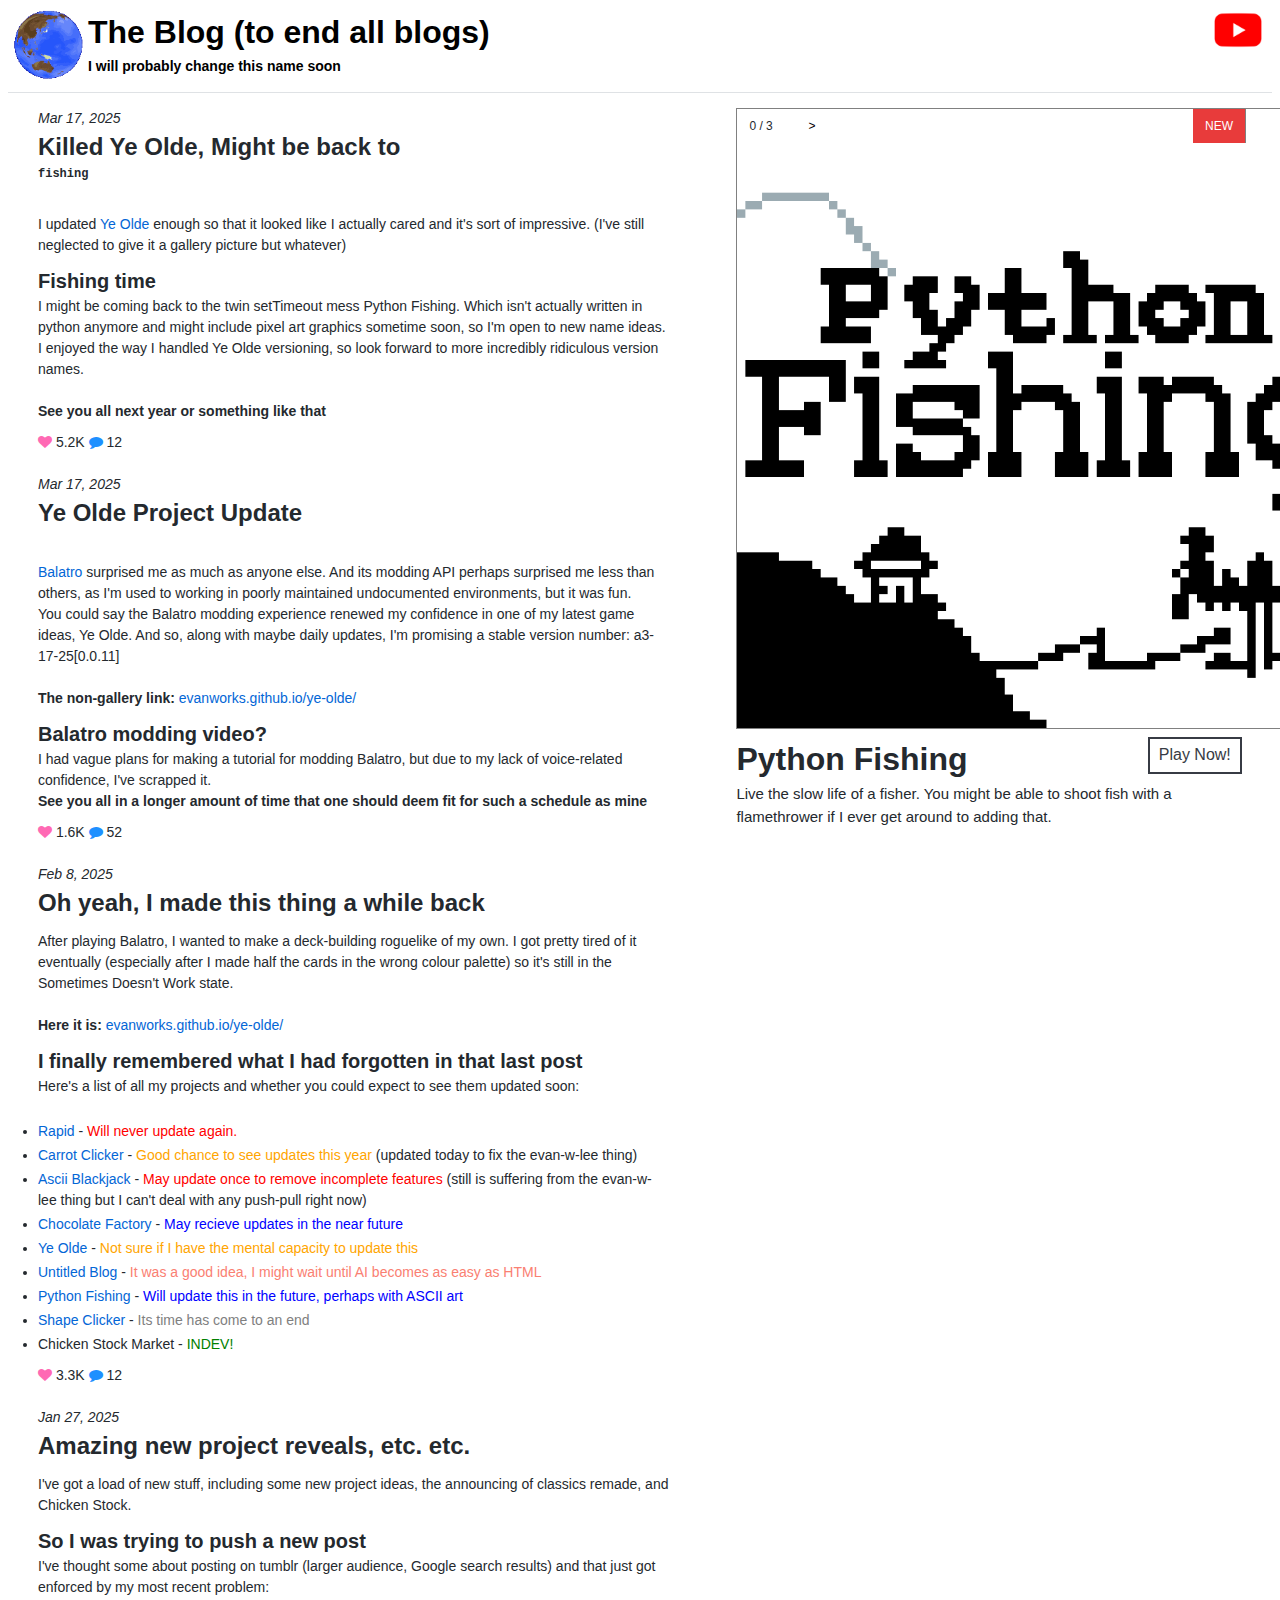
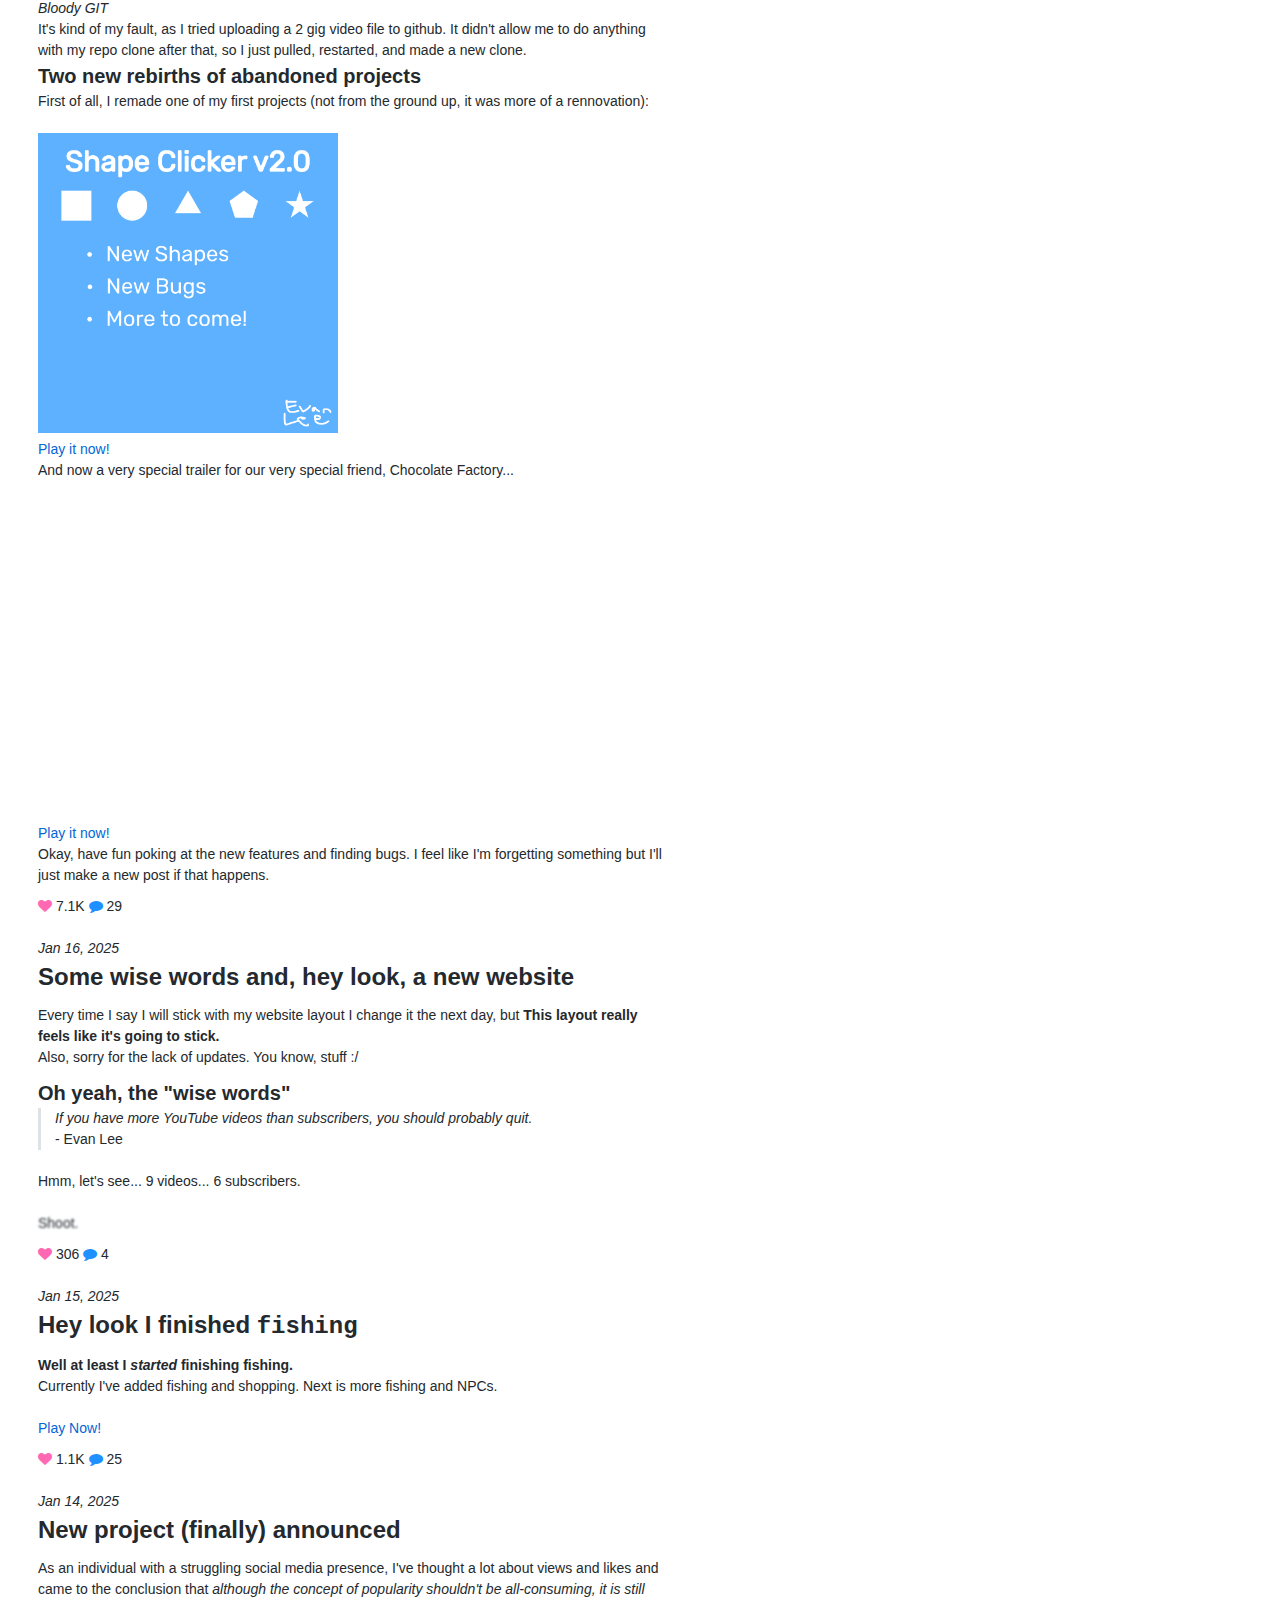
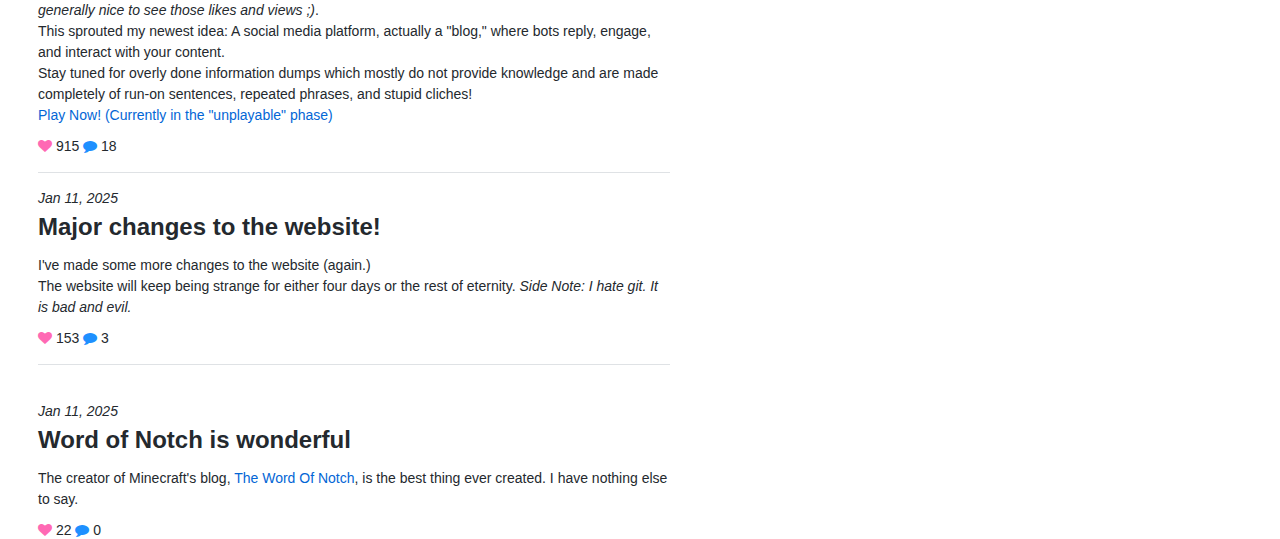
<file: index.html>
<!DOCTYPE html>
<html>
  <head>
    <title>evanworks's's blog</title>
    <link rel="icon" href="img/28.gif">
    <link rel="stylesheet" href="res/normalize.css">
    <link rel="stylesheet" href="https://cdnjs.cloudflare.com/ajax/libs/font-awesome/4.7.0/css/font-awesome.min.css">
    <style>
/* Caption text */
.text {
  font-size: 15px;
}

/* Number text (1/3 etc) */
.numbertext {
  position: fixed;
  font-size: 12px;
  padding: 8px 12px;
  top: 108px;
  background: white;
  border-top: 1px solid grey;
  border-left: 1px solid grey;
}

/* Fading animation */
.fade {
  animation-name: fade;
  animation-duration: 1s;
}
@keyframes fade {
  from {opacity: .0} 
  to {opacity: 1}
}

.galleryimg {
  border: 1px solid grey;
  height: 69vh;
}
.gallerybtn {
  position: fixed;
  font-size: 12px;
  padding: 8px 12px;
  top: 108px;
  margin-left: 60px;
  background: white;
  border: none;
  border-top: 1px solid grey;
}
.gallerybtn:hover {
  background: rgb(246, 246, 246);
}
.gallerybtn:active {
  background: lightgrey;
}
.playnowbtn {
  border: 1px solid black;
  margin-top: 6px;
  float: right;
}
.playnowbtn:hover {
  /*background: linear-gradient(
    45deg,
    #ff0000,
    #ff7300,
    #fffb00,
    #48ff00,
    #00ffd5,
    #002bff,
    #7a00ff,
    #ff00c8,
    #ff0000
  );
  background-size: 400%;
  animation: glowing-button-85 40s linear infinite;*/
}
@keyframes glowing-button-85 {
  0% {
    background-position: 0 0;
  }
  50% {
    background-position: 400% 0;
  }
  100% {
    background-position: 0 0;
  }
}

/* CSS */
.button-85 {
  padding: 0.6em 2em;
  border: none;
  outline: none;
  color: rgb(255, 255, 255);
  background: #111;
  cursor: pointer;
  position: relative;
  z-index: 0;
  border-radius: 10px;
  user-select: none;
  -webkit-user-select: none;
  touch-action: manipulation;
}

.button-85:before {
  content: "";
  background: linear-gradient(
    45deg,
    #ff0000,
    #ff7300,
    #fffb00,
    #48ff00,
    #00ffd5,
    #002bff,
    #7a00ff,
    #ff00c8,
    #ff0000
  );
  position: absolute;
  top: -2px;
  left: -2px;
  background-size: 400%;
  z-index: -1;
  filter: blur(5px);
  -webkit-filter: blur(5px);
  width: calc(100% + 4px);
  height: calc(100% + 4px);
  animation: glowing-button-85 20s linear infinite;
  transition: opacity 0.3s ease-in-out;
  border-radius: 10px;
}

@keyframes glowing-button-85 {
  0% {
    background-position: 0 0;
  }
  50% {
    background-position: 400% 0;
  }
  100% {
    background-position: 0 0;
  }
}

/* CSS */
.button-89 {
  --b: 2px;   /* border thickness */
  --s: .0em; /* size of the corner */
  --color: #373B44;
  
  padding: calc(.4em + var(--s)) calc(.7em + var(--s));
  color: var(--color);
  --_p: var(--s);
  background:
    conic-gradient(from 90deg at var(--b) var(--b),#0000 90deg,var(--color) 0)
    var(--_p) var(--_p)/calc(100% - var(--b) - 2*var(--_p)) calc(100% - var(--b) - 2*var(--_p));
  transition: .3s linear, color 0s, background-color 0s;
  outline: var(--b) solid #0000;
  outline-offset: .6em;
  font-size: 16px;

  border: 0;

  user-select: none;
  -webkit-user-select: none;
  touch-action: manipulation;
  margin-top: 2px;
}

.button-89:hover,
.button-89:focus-visible{
  --_p: 0px;
  outline-color: var(--color);
  outline-offset: .05em;
}

.button-89:active {
  background: var(--color);
  color: #fff;
}
blockquote {
  padding: 0 1em;
  border-left: 0.25em solid #dfe2e5;
}
    </style>
  </head>
  <body>
    <div style="color: black;">
      <a href="https://evanworks.github.io"><img src="img/28.gif" style="float: left; width: 80px;"></a>
    <h1>The Blog (to end all blogs)</h1>
    <b>I will probably change this name soon</b>
    <a href="https://youtube.com/@evan-works"><img src="img/yt_logo_rgb_light.webp" style="float: right; width: 48px; margin-top: -50px; margin-right: 10px;"></a>
    </div>
    <hr/>
    <div style="margin-left: 30px; width: 50%; float: left;">
      <div id="ye-olde-progress-update">
        <i>Mar 17, 2025</i>
        <h2>Killed Ye Olde, Might be back to <pre>fishing</pre></h2><div style="height: 10px;"></div>
        <p>
          <br/>
          I updated <a href="https://evanworks.github.io/ye-olde/">Ye Olde</a> enough so that it looked like I actually cared and it's sort of impressive. (I've still neglected to give it a gallery picture but whatever) 
          <h3>Fishing time</h3>
          I might be coming back to the twin setTimeout mess Python Fishing. Which isn't actually written in python anymore and might include pixel art graphics sometime soon, so I'm open to new name ideas.
          <br/>I enjoyed the way I handled Ye Olde versioning, so look forward to more incredibly ridiculous version names.
          <br><br/><b>See you all next year or something like that</b>
        </p>
        <div><i class="fa fa-heart" style="color:hotpink"></i> <span id="like-count">5.2K</span> <span> </span> <i class="fa fa-comment" style="color:dodgerblue"></i> <span id="like-count">12</span></div>
      </div>
      <br/>
      <div id="ye-olde-progress-update">
        <i>Mar 17, 2025</i>
        <h2>Ye Olde Project Update</h2><div style="height: 10px;"></div>
        <p>
          <br/>
          <a href="https://balatrogame.com">Balatro</a> surprised me as much as anyone else. And its modding API perhaps surprised me less than others, as I'm used to working in poorly maintained undocumented environments, but it was fun.
          <br/>
          You could say the Balatro modding experience renewed my confidence in one of my latest game ideas, Ye Olde. And so, along with maybe daily updates, I'm promising a stable version number: a3-17-25[0.0.11]
          <br/><br/><b>The non-gallery link:</b> <a href="https://evanworks.github.io/ye-olde/">evanworks.github.io/ye-olde/</a>
          <h3>Balatro modding video?</h3>
          I had vague plans for making a tutorial for modding Balatro, but due to my lack of voice-related confidence, I've scrapped it.
          <br/><b>See you all in a longer amount of time that one should deem fit for such a schedule as mine</b>
        </p>
        <div><i class="fa fa-heart" style="color:hotpink"></i> <span id="like-count">1.6K</span> <span> </span> <i class="fa fa-comment" style="color:dodgerblue"></i> <span id="like-count">52</span></div>
      </div>
      <br/>
      <div id="oh-yeah-i-made-this-thing-a-while-back">
        <i>Feb 8, 2025</i>
        <h2>Oh yeah, I made this thing a while back</h2><div style="height: 10px;"></div>
        <p>
          After playing Balatro, I wanted to make a deck-building roguelike of my own. I got pretty tired of it eventually (especially after I made half the cards in the wrong colour palette) so it's still in the Sometimes Doesn't Work state.
          <br/><br/><b>Here it is:</b> <a href="https://evanworks.github.io/ye-olde/">evanworks.github.io/ye-olde/</a>
          <h3>I finally remembered what I had forgotten in that last post</h3>
          Here's a list of all my projects and whether you could expect to see them updated soon:<br/>
          <br/>
          <ul>
            <li style="margin-top: 3px;"><a href="https://github.com/evanworks/rapid">Rapid</a> - <span style="color: red;">Will never update again.</span></li>
            <li style="margin-top: 3px;"><a href="https://evanworks.github.io/carrot-clicker/">Carrot Clicker</a> - <span style="color: orange;">Good chance to see updates this year</span> (updated today to fix the evan-w-lee thing)</li>
            <li style="margin-top: 3px;"><a href="https://evanworks.github.io/ascii-blackjack/">Ascii Blackjack</a> - <span style="color: red;">May update once to remove incomplete features</span> (still is suffering from the evan-w-lee thing but I can't deal with any push-pull right now)</li>
            <li style="margin-top: 3px;"><a href="https://evanworks.github.io/chocolate-factory/">Chocolate Factory</a> - <span style="color: blue;">May recieve updates in the near future</span></li>
            <li style="margin-top: 3px;"><a href="https://evanworks.github.io/ye-olde/">Ye Olde</a> - <span style="color: orange;">Not sure if I have the mental capacity to update this</span></li>
            <li style="margin-top: 3px;"><a href="https://evanworks.github.io/untitled-blog/">Untitled Blog</a> - <span style="color: salmon;">It was a good idea, I might wait until AI becomes as easy as HTML</span></li>
            <li style="margin-top: 3px;"><a href="https://evanworks.github.io/fishing/">Python Fishing</a> - <span style="color: blue;">Will update this in the future, perhaps with ASCII art</span></li>
            <li style="margin-top: 3px;"><a href="https://evanworks.github.io/shape-clicker/">Shape Clicker</a> - <span style="color: grey;">Its time has come to an end</span></li>
            <li style="margin-top: 3px;"><span>Chicken Stock Market</span> - <span style="color: green;">INDEV!</span></li>
          </ul>
        </p>
        <div><i class="fa fa-heart" style="color:hotpink"></i> <span id="like-count">3.3K</span> <span> </span> <i class="fa fa-comment" style="color:dodgerblue"></i> <span id="like-count">12</span></div>
      </div>
      <br/>
      <div id="amazing-new-project-reveals-etc-etc">
        <i>Jan 27, 2025</i>
        <h2>Amazing new project reveals, etc. etc.</h2><div style="height: 10px;"></div>
        <p>
          I've got a load of new stuff, including some new project ideas, the announcing of classics remade, and Chicken Stock.
          <h3>So I was trying to push a new post</h3>
          I've thought some about posting on tumblr (larger audience, Google search results) and that just got enforced by my most recent problem:
          <br/>
          <i>Bloody GIT</i>
          <br/>
          It's kind of my fault, as I tried uploading a 2 gig video file to github. It didn't allow me to do anything with my repo clone after that, so I just pulled, restarted, and made a new clone.
          <br/>
          <h3>Two new rebirths of abandoned projects</h3>
          First of all, I remade one of my first projects (not from the ground up, it was more of a rennovation):<br/><br/>
          <img src="img/shape-clicker-v20.png" style="width: 300px;">
          <br/>
          <a href="https://evanworks.github.io/shape-clicker">Play it now!</a><br/>
          And now a very special trailer for our very special friend, Chocolate Factory...<br/><br/>
          <iframe width="560" height="315" src="https://www.youtube.com/embed/4AHWdPTB31s?si=c5ebVyC52wLeW10k" title="YouTube video player" frameborder="0" allow="accelerometer; autoplay; clipboard-write; encrypted-media; gyroscope; picture-in-picture; web-share" referrerpolicy="strict-origin-when-cross-origin" allowfullscreen></iframe>
          <br/>
          <a href="https://evanworks.github.io/chocolate-factory">Play it now!</a><br/>
          Okay, have fun poking at the new features and finding bugs. I feel like I'm forgetting something but I'll just make a new post if that happens.
        </p>
        <div><i class="fa fa-heart" style="color:hotpink"></i> <span id="like-count">7.1K</span> <span> </span> <i class="fa fa-comment" style="color:dodgerblue"></i> <span id="like-count">29</span></div>
      </div>
      <br/>
      <div id="hey-look-i-finished-fishing">
        <i>Jan 16, 2025</i>
        <h2>Some wise words and, hey look, a new website</h2><div style="height: 10px;"></div>
        <p>
          Every time I say I will stick with my website layout I change it the next day, but <b>This layout really feels like it's going to stick.</b><br/>
          Also, sorry for the lack of updates. You know, stuff :/
          <br/>
          <h3>Oh yeah, the "wise words"</h3>
          <blockquote><i>If you have more YouTube videos than subscribers, you should probably quit.</i><br/>- Evan Lee</blockquote>
          <br/>
          Hmm, let's see... 9 videos... 6 subscribers.
          <br/>
          <br/>
          <span style="filter: blur(1px);">Shoot.</span>
        </p>
        <div><i class="fa fa-heart" style="color:hotpink"></i> <span id="like-count">306</span> <span> </span> <i class="fa fa-comment" style="color:dodgerblue"></i> <span id="like-count">4</span></div>
      </div>
      <br/>
      <div id="hey-look-i-finished-fishing">
        <i>Jan 15, 2025</i>
        <h2>Hey look I finished <span style="font-family: monospace">fishing</span></h2><div style="height: 10px;"></div>
        <p>
          <b>Well at least I <i>started</i> finishing fishing.</b>
          <br/>Currently I've added fishing and shopping. Next is more fishing and NPCs.
          <br/>
          <br/><a href="https://evanworks.github.io/fishing">Play Now!</a>
        </p>
        <div><i class="fa fa-heart" style="color:hotpink"></i> <span id="like-count">1.1K</span> <span> </span> <i class="fa fa-comment" style="color:dodgerblue"></i> <span id="like-count">25</span></div>
      </div>
      <br/>
      <div id="new-project-finally-announced">
        <i>Jan 14, 2025</i>
        <h2>New project (finally) announced</h2><div style="height: 10px;"></div>
        <p>
          As an individual with a struggling social media presence, I've thought a lot about views and likes and came to the conclusion that <i>although the concept of popularity shouldn't be all-consuming, it is still generally nice to see those likes and views ;)</i>.
          <br/>This sprouted my newest idea: A social media platform, actually a "blog," where bots reply, engage, and interact with your content.
          <br/>Stay tuned for overly done information dumps which mostly do not provide knowledge and are made completely of run-on sentences, repeated phrases, and stupid cliches!
          <br/><a href="https://evanworks.github.io/untitled-blog">Play Now! (Currently in the "unplayable" phase)</a>
        </p>
        <div><i class="fa fa-heart" style="color:hotpink"></i> <span id="like-count">915</span> <span> </span> <i class="fa fa-comment" style="color:dodgerblue"></i> <span id="like-count">18</span></div>
      </div>
      <hr/>
      <div id="major-changes-to-the-website">
        <i>Jan 11, 2025</i>
        <h2>Major changes to the website!</h2><div style="height: 10px;"></div>
        <p>
          I've made some more changes to the website (again.)<br/>The website will keep being strange for either four days or the rest of eternity. <i>Side Note: I hate git. It is bad and evil.</i>
        </p>
        <div><i class="fa fa-heart" style="color:hotpink"></i> <span id="like-count">153</span> <span> </span> <i class="fa fa-comment" style="color:dodgerblue"></i> <span id="like-count">3</span></div>
      </div>
      <hr/>
      <div id="word-of-notch-is-wonderful">
        <br/>
        <i>Jan 11, 2025</i>
        <h2>Word of Notch is wonderful</h2><div style="height: 10px;"></div>
        <p>
          The creator of Minecraft's blog, <a href="https://blog.omniarchive.uk">The Word Of Notch</a>, is the best thing ever created. I have nothing else to say.
        </p>
        <div><i class="fa fa-heart" style="color:hotpink"></i> <span id="like-count">22</span> <span> </span> <i class="fa fa-comment" style="color:dodgerblue"></i> <span id="like-count">0</span></div>
      </div>
      </div>





      <div class="slideshow-container" style="width: 40%; float: right; margin-right: 30px;">
        
        <div class="mySlides fade">
          <div class="numbertext">0 / 3</div>
          <div class="numbertext" style="right: 34px; border-right: 1px solid grey; border-left: none; background: #e83b3b; color: white;">NEW</div>
          <button onclick="nextSlide()" class="gallerybtn">></button>
          <img src="img/python-fishing-logo-square-export.png" class="galleryimg">
          <div class="text">
            <h1 style="display: inline-block;">Python Fishing</h1>
            <button class="playnowbtn button-89" style="display: inline-block" onclick="location.href = `https://evanworks.github.io/fishing`">Play Now!</button>
            <p>Live the slow life of a fisher. You might be able to shoot fish with a flamethrower if I ever get around to adding that.</p>
          </div>
        </div>
      
        <div class="mySlides fade">
          <div class="numbertext">1 / 3</div>
          <button onclick="nextSlide()" class="gallerybtn">></button>
          <img src="img/3.png" class="galleryimg">
          

          <div class="text">
            <h1>Shape Clicker</h1>
            <button class="playnowbtn button-89" style="display: inline-block" onclick="location.href = `https://evanworks.github.io/shape-clicker`">Play Now!</button>
            <p>Click various shapes endlessly. There once was a debate on whether it should be called <i>Shapes Clicker</i> or <i>Shape Clicker</i></p>
          </div>
        </div>

        <div class="mySlides fade">
          <div class="numbertext">2 / 3</div>
          <button onclick="nextSlide()" class="gallerybtn">></button>
          <img src="img/c.png" class="galleryimg">
          
          <div class="text">
            <h1>Chocolate Factory</h1>
            <button class="playnowbtn button-89" style="display: inline-block" onclick="location.href = `https://evanworks.github.io/chocolate-factory/`">Play Now!</button>
            <p>Run a surprisingly profitable chocolate business. Have fun making tons of money.</p>
          </div>
        </div>
        
        <div class="mySlides fade">
          <div class="numbertext">3 / 3</div>
          <button onclick="nextSlide()" class="gallerybtn">></button>
          <img src="img/4.png" class="galleryimg">
          
          <div class="text">
            <h1>ASCII Blackjack</h1>
            <button class="playnowbtn button-89" style="display: inline-block" onclick="location.href = `https://evanworks.github.io/ascii-blackjack`">Play Now!</button>
            <p>Gamble tens of thousands of dollars on pure luck. Listen to stupid sound effects.</p>
          </div>
        </div>
        
        </div>
        <br>
        
        <div style="text-align:center">
          <span class="dot"></span> 
          <span class="dot"></span> 
          <span class="dot"></span> 
        </div>
  </body>
  <script>
    let showSlidesTimeout;
    let slideIndex = 0;
    showSlides();
    function showSlides() {
      let i;
      let slides = document.getElementsByClassName("mySlides");
      let dots = document.getElementsByClassName("dot");
      for (i = 0; i < slides.length; i++) {
        slides[i].style.display = "none";  
      }
      slideIndex++;
      if (slideIndex > slides.length) {slideIndex = 1}    
      for (i = 0; i < dots.length; i++) {
        dots[i].className = dots[i].className.replace(" active", "");
      }
      slides[slideIndex-1].style.display = "block";  
      showSlidesTimeout = setTimeout(showSlides, 5000);
    }

    function nextSlide() {
      let i;
      let slides = document.getElementsByClassName("mySlides");
      let dots = document.getElementsByClassName("dot");
      for (i = 0; i < slides.length; i++) {
        slides[i].style.display = "none";  
      }
      slideIndex++;
      if (slideIndex > slides.length) {slideIndex = 1}    
      for (i = 0; i < dots.length; i++) {
        dots[i].className = dots[i].className.replace(" active", "");
      }

      slides[slideIndex-1].style.display = "block";
    }
  </script>
</html>
</file>
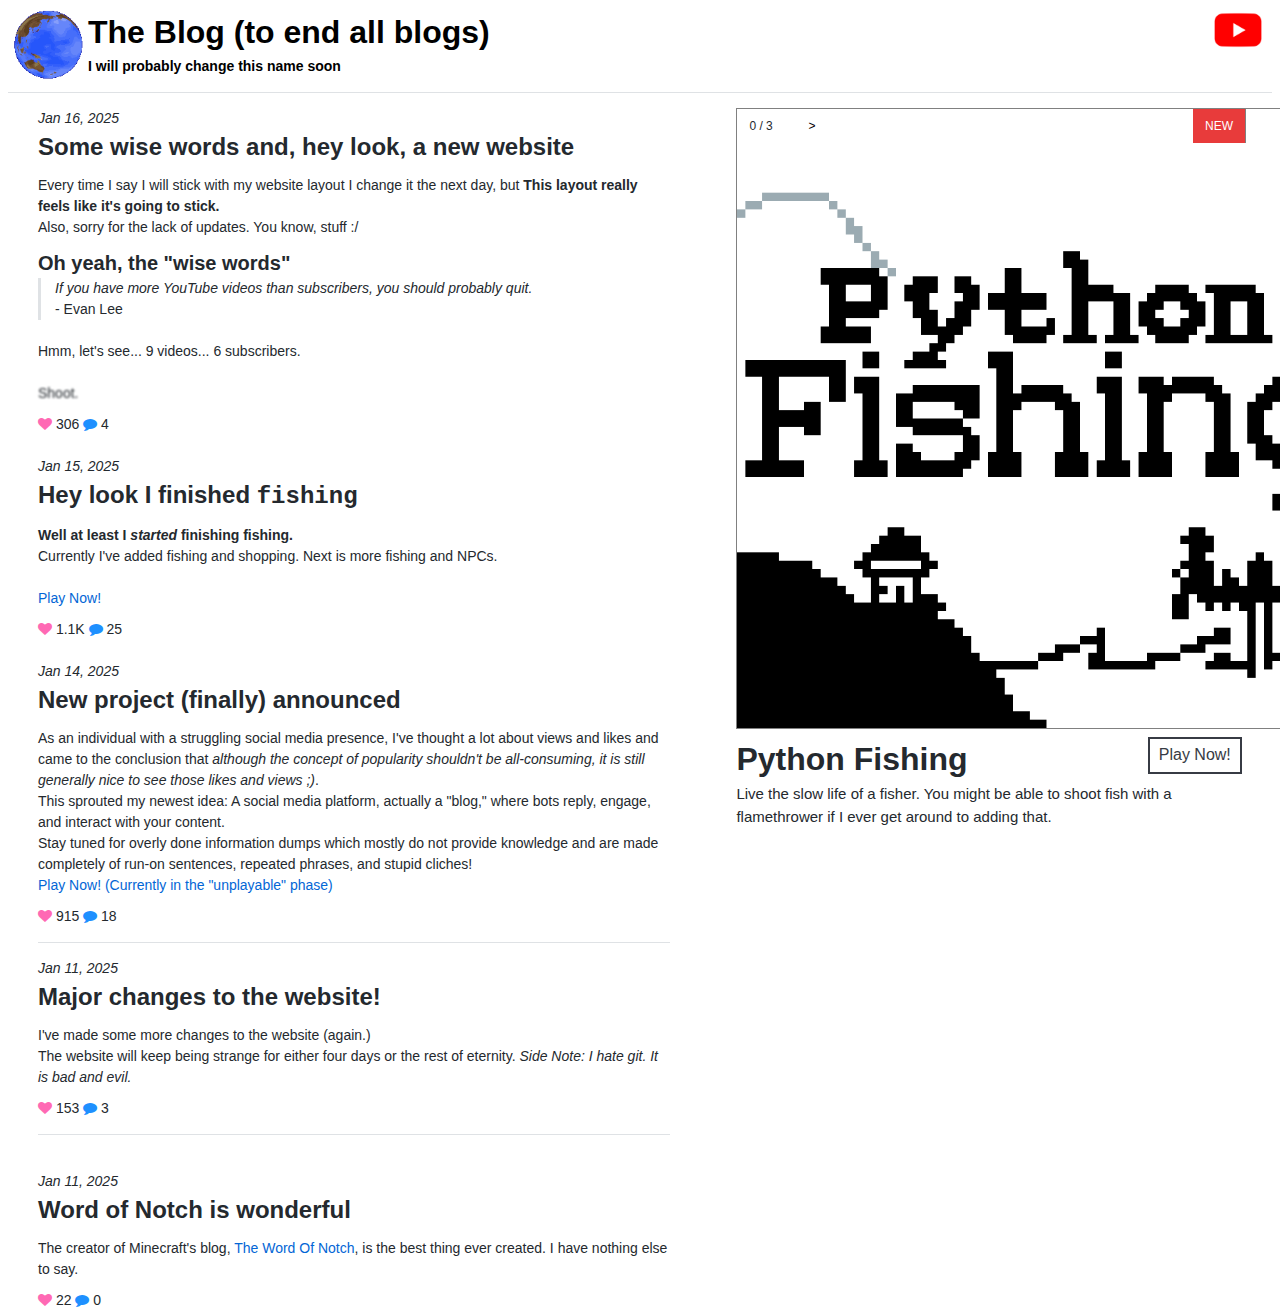
<file: blog.html>
<!DOCTYPE html>
<html>
  <head>
    <title>evanworks's's blog</title>
    <link rel="stylesheet" href="res/normalize.css">
    <link rel="stylesheet" href="https://cdnjs.cloudflare.com/ajax/libs/font-awesome/4.7.0/css/font-awesome.min.css">
    <style>
/* Caption text */
.text {
  font-size: 15px;
}

/* Number text (1/3 etc) */
.numbertext {
  position: fixed;
  font-size: 12px;
  padding: 8px 12px;
  top: 108px;
  background: white;
  border-top: 1px solid grey;
  border-left: 1px solid grey;
}

/* Fading animation */
.fade {
  animation-name: fade;
  animation-duration: 1s;
}
@keyframes fade {
  from {opacity: .0} 
  to {opacity: 1}
}

.galleryimg {
  border: 1px solid grey;
  height: 69vh;
}
.gallerybtn {
  position: fixed;
  font-size: 12px;
  padding: 8px 12px;
  top: 108px;
  margin-left: 60px;
  background: white;
  border: none;
  border-top: 1px solid grey;
}
.gallerybtn:hover {
  background: rgb(246, 246, 246);
}
.gallerybtn:active {
  background: lightgrey;
}
.playnowbtn {
  border: 1px solid black;
  margin-top: 6px;
  float: right;
}
.playnowbtn:hover {
  /*background: linear-gradient(
    45deg,
    #ff0000,
    #ff7300,
    #fffb00,
    #48ff00,
    #00ffd5,
    #002bff,
    #7a00ff,
    #ff00c8,
    #ff0000
  );
  background-size: 400%;
  animation: glowing-button-85 40s linear infinite;*/
}
@keyframes glowing-button-85 {
  0% {
    background-position: 0 0;
  }
  50% {
    background-position: 400% 0;
  }
  100% {
    background-position: 0 0;
  }
}

/* CSS */
.button-85 {
  padding: 0.6em 2em;
  border: none;
  outline: none;
  color: rgb(255, 255, 255);
  background: #111;
  cursor: pointer;
  position: relative;
  z-index: 0;
  border-radius: 10px;
  user-select: none;
  -webkit-user-select: none;
  touch-action: manipulation;
}

.button-85:before {
  content: "";
  background: linear-gradient(
    45deg,
    #ff0000,
    #ff7300,
    #fffb00,
    #48ff00,
    #00ffd5,
    #002bff,
    #7a00ff,
    #ff00c8,
    #ff0000
  );
  position: absolute;
  top: -2px;
  left: -2px;
  background-size: 400%;
  z-index: -1;
  filter: blur(5px);
  -webkit-filter: blur(5px);
  width: calc(100% + 4px);
  height: calc(100% + 4px);
  animation: glowing-button-85 20s linear infinite;
  transition: opacity 0.3s ease-in-out;
  border-radius: 10px;
}

@keyframes glowing-button-85 {
  0% {
    background-position: 0 0;
  }
  50% {
    background-position: 400% 0;
  }
  100% {
    background-position: 0 0;
  }
}

/* CSS */
.button-89 {
  --b: 2px;   /* border thickness */
  --s: .0em; /* size of the corner */
  --color: #373B44;
  
  padding: calc(.4em + var(--s)) calc(.7em + var(--s));
  color: var(--color);
  --_p: var(--s);
  background:
    conic-gradient(from 90deg at var(--b) var(--b),#0000 90deg,var(--color) 0)
    var(--_p) var(--_p)/calc(100% - var(--b) - 2*var(--_p)) calc(100% - var(--b) - 2*var(--_p));
  transition: .3s linear, color 0s, background-color 0s;
  outline: var(--b) solid #0000;
  outline-offset: .6em;
  font-size: 16px;

  border: 0;

  user-select: none;
  -webkit-user-select: none;
  touch-action: manipulation;
  margin-top: 2px;
}

.button-89:hover,
.button-89:focus-visible{
  --_p: 0px;
  outline-color: var(--color);
  outline-offset: .05em;
}

.button-89:active {
  background: var(--color);
  color: #fff;
}
blockquote {
  padding: 0 1em;
  border-left: 0.25em solid #dfe2e5;
}
    </style>
  </head>
  <body>
    <div style="color: black;">
      <a href="https://evanworks.github.io"><img src="img/28.gif" style="float: left; width: 80px;"></a>
    <h1>The Blog (to end all blogs)</h1>
    <b>I will probably change this name soon</b>
    <a href="https://youtube.com/@evan-works"><img src="img/yt_logo_rgb_light.webp" style="float: right; width: 48px; margin-top: -50px; margin-right: 10px;"></a>
    </div>
    <hr/>
    <div style="margin-left: 30px; width: 50%; float: left;">
      <div id="hey-look-i-finished-fishing">
        <i>Jan 16, 2025</i>
        <h2>Some wise words and, hey look, a new website</h2><div style="height: 10px;"></div>
        <p>
          Every time I say I will stick with my website layout I change it the next day, but <b>This layout really feels like it's going to stick.</b><br/>
          Also, sorry for the lack of updates. You know, stuff :/
          <br/>
          <h3>Oh yeah, the "wise words"</h3>
          <blockquote><i>If you have more YouTube videos than subscribers, you should probably quit.</i><br/>- Evan Lee</blockquote>
          <br/>
          Hmm, let's see... 9 videos... 6 subscribers.
          <br/>
          <br/>
          <span style="filter: blur(1px);">Shoot.</span>
        </p>
        <div><i class="fa fa-heart" style="color:hotpink"></i> <span id="like-count">306</span> <span> </span> <i class="fa fa-comment" style="color:dodgerblue"></i> <span id="like-count">4</span></div>
      </div>
      <br/>
      <div id="hey-look-i-finished-fishing">
        <i>Jan 15, 2025</i>
        <h2>Hey look I finished <span style="font-family: monospace">fishing</span></h2><div style="height: 10px;"></div>
        <p>
          <b>Well at least I <i>started</i> finishing fishing.</b>
          <br/>Currently I've added fishing and shopping. Next is more fishing and NPCs.
          <br/>
          <br/><a href="https://evanworks.github.io/fishing">Play Now!</a>
        </p>
        <div><i class="fa fa-heart" style="color:hotpink"></i> <span id="like-count">1.1K</span> <span> </span> <i class="fa fa-comment" style="color:dodgerblue"></i> <span id="like-count">25</span></div>
      </div>
      <br/>
      <div id="new-project-finally-announced">
        <i>Jan 14, 2025</i>
        <h2>New project (finally) announced</h2><div style="height: 10px;"></div>
        <p>
          As an individual with a struggling social media presence, I've thought a lot about views and likes and came to the conclusion that <i>although the concept of popularity shouldn't be all-consuming, it is still generally nice to see those likes and views ;)</i>.
          <br/>This sprouted my newest idea: A social media platform, actually a "blog," where bots reply, engage, and interact with your content.
          <br/>Stay tuned for overly done information dumps which mostly do not provide knowledge and are made completely of run-on sentences, repeated phrases, and stupid cliches!
          <br/><a href="https://evanworks.github.io/untitled-blog">Play Now! (Currently in the "unplayable" phase)</a>
        </p>
        <div><i class="fa fa-heart" style="color:hotpink"></i> <span id="like-count">915</span> <span> </span> <i class="fa fa-comment" style="color:dodgerblue"></i> <span id="like-count">18</span></div>
      </div>
      <hr/>
      <div id="major-changes-to-the-website">
        <i>Jan 11, 2025</i>
        <h2>Major changes to the website!</h2><div style="height: 10px;"></div>
        <p>
          I've made some more changes to the website (again.)<br/>The website will keep being strange for either four days or the rest of eternity. <i>Side Note: I hate git. It is bad and evil.</i>
        </p>
        <div><i class="fa fa-heart" style="color:hotpink"></i> <span id="like-count">153</span> <span> </span> <i class="fa fa-comment" style="color:dodgerblue"></i> <span id="like-count">3</span></div>
      </div>
      <hr/>
      <div id="word-of-notch-is-wonderful">
        <br/>
        <i>Jan 11, 2025</i>
        <h2>Word of Notch is wonderful</h2><div style="height: 10px;"></div>
        <p>
          The creator of Minecraft's blog, <a href="https://blog.omniarchive.uk">The Word Of Notch</a>, is the best thing ever created. I have nothing else to say.
        </p>
        <div><i class="fa fa-heart" style="color:hotpink"></i> <span id="like-count">22</span> <span> </span> <i class="fa fa-comment" style="color:dodgerblue"></i> <span id="like-count">0</span></div>
      </div>
      </div>





      <div class="slideshow-container" style="width: 40%; float: right; margin-right: 30px;">
        
        <div class="mySlides fade">
          <div class="numbertext">0 / 3</div>
          <div class="numbertext" style="right: 34px; border-right: 1px solid grey; border-left: none; background: #e83b3b; color: white;">NEW</div>
          <button onclick="nextSlide()" class="gallerybtn">></button>
          <img src="img/python-fishing-logo-square-export.png" class="galleryimg">
          <div class="text">
            <h1 style="display: inline-block;">Python Fishing</h1>
            <button class="playnowbtn button-89" style="display: inline-block" onclick="location.href = `https://evanworks.github.io/fishing`">Play Now!</button>
            <p>Live the slow life of a fisher. You might be able to shoot fish with a flamethrower if I ever get around to adding that.</p>
          </div>
        </div>
      
        <div class="mySlides fade">
          <div class="numbertext">1 / 3</div>
          <button onclick="nextSlide()" class="gallerybtn">></button>
          <img src="img/3.png" class="galleryimg">
          

          <div class="text">
            <h1>Shape Clicker</h1>
            <button class="playnowbtn button-89" style="display: inline-block" onclick="location.href = `https://evanworks.github.io/shape-clicker`">Play Now!</button>
            <p>Click various shapes endlessly. There once was a debate on whether it should be called <i>Shapes Clicker</i> or <i>Shape Clicker</i></p>
          </div>
        </div>

        <div class="mySlides fade">
          <div class="numbertext">2 / 3</div>
          <button onclick="nextSlide()" class="gallerybtn">></button>
          <img src="img/c.png" class="galleryimg">
          
          <div class="text">
            <h1>Chocolate Factory</h1>
            <button class="playnowbtn button-89" style="display: inline-block" onclick="location.href = `https://evanworks.github.io/chocolate-factory/`">Play Now!</button>
            <p>Run a surprisingly profitable chocolate business. Have fun making tons of money.</p>
          </div>
        </div>
        
        <div class="mySlides fade">
          <div class="numbertext">3 / 3</div>
          <button onclick="nextSlide()" class="gallerybtn">></button>
          <img src="img/4.png" class="galleryimg">
          
          <div class="text">
            <h1>ASCII Blackjack</h1>
            <button class="playnowbtn button-89" style="display: inline-block" onclick="location.href = `https://evanworks.github.io/ascii-blackjack`">Play Now!</button>
            <p>Gamble tens of thousands of dollars on pure luck. Listen to stupid sound effects.</p>
          </div>
        </div>
        
        </div>
        <br>
        
        <div style="text-align:center">
          <span class="dot"></span> 
          <span class="dot"></span> 
          <span class="dot"></span> 
        </div>
  </body>
  <script>
    let showSlidesTimeout;
    let slideIndex = 0;
    showSlides();
    function showSlides() {
      let i;
      let slides = document.getElementsByClassName("mySlides");
      let dots = document.getElementsByClassName("dot");
      for (i = 0; i < slides.length; i++) {
        slides[i].style.display = "none";  
      }
      slideIndex++;
      if (slideIndex > slides.length) {slideIndex = 1}    
      for (i = 0; i < dots.length; i++) {
        dots[i].className = dots[i].className.replace(" active", "");
      }
      slides[slideIndex-1].style.display = "block";  
      showSlidesTimeout = setTimeout(showSlides, 5000);
    }

    function nextSlide() {
      let i;
      let slides = document.getElementsByClassName("mySlides");
      let dots = document.getElementsByClassName("dot");
      for (i = 0; i < slides.length; i++) {
        slides[i].style.display = "none";  
      }
      slideIndex++;
      if (slideIndex > slides.length) {slideIndex = 1}    
      for (i = 0; i < dots.length; i++) {
        dots[i].className = dots[i].className.replace(" active", "");
      }

      slides[slideIndex-1].style.display = "block";
    }
  </script>
</html>
</file>
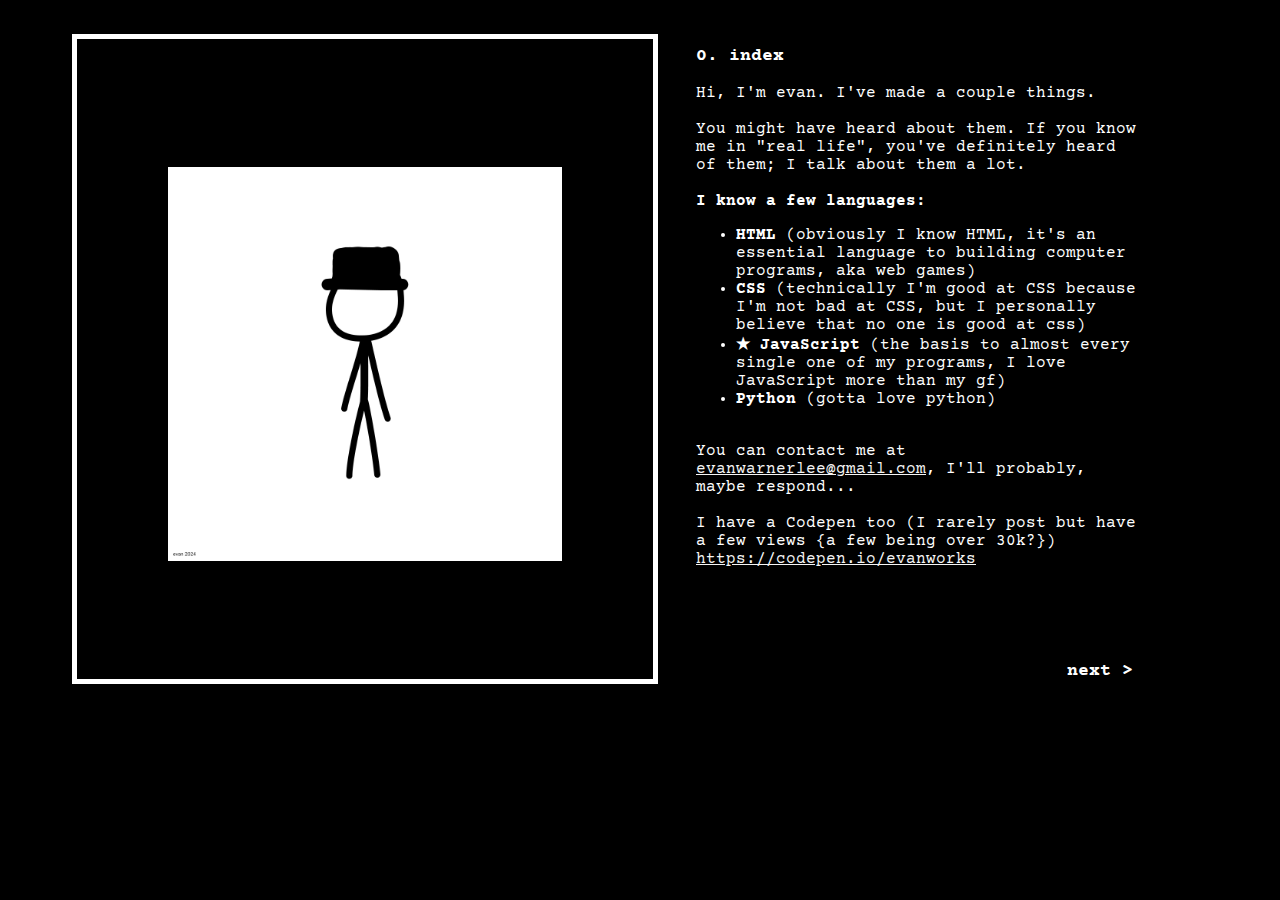
<file: classic.html>
<!DOCTYPE html>
<html>
  <head>
    <meta charset="utf-8">
    <title>Evan Lee</title>
    <link rel="stylesheet" href="styles.css">
    <script src="main.js"></script>
  </head>
  <body>
    <div id="num0">
      <div id="left">
        <center>
          <img src="img/0.png" style="width: 30vw; margin-top: 10vw;">
        </center>
      </div>
      <div id="right">
        <span class="title">0. index</span>
        <br/><br/>
        <div>
          Hi, I'm evan. I've made a couple things.
        </div><br/>
        <div>
          You might have heard about them. If you know me in "real life", you've definitely heard of them; I talk about them a lot.
        </div><br/>
        <b>
          I know a few languages:
        </b>
        <ul>
          <li><b>HTML</b> (obviously I know HTML, it's an essential language to building computer programs, aka web games)</li>
          <li><b>CSS</b> (technically I'm good at CSS because I'm not bad at CSS, but I personally believe that no one is good at css)</li>
          <li><b>★ JavaScript</b> (the basis to almost every single one of my programs, I love JavaScript more than my gf)</li>
          <li><b>Python</b> (gotta love python)</li>
        </ul><br/>
        <div>
          You can contact me at <a href="mailto:evanwarnerlee@gmail.com">evanwarnerlee@gmail.com</a>, I'll probably, maybe respond...
        </div><br/>
        <!--<div>
          I listen to music when making games, here's my playlists: <a href="https://open.spotify.com/user/31zckico5w4k6vxicokixfgl3tam">evan:) - Spotify</a>
        </div><br/>-->
        <div>
          I have a Codepen too (I rarely post but have a few views {a few being over 30k?}) <a href="https://codepen.io/evanworks" target="_blank">https://codepen.io/evanworks</a>
        </div>
        <div>

        </div>
        <div id="prev-next">
          <span class="title" id="next" onclick="document.getElementById('num1').style.display = 'block'; document.getElementById('num0').style.display = 'none';">next ></span>
        </div>
      </div>
    </div>
    <div id="num1" style="display: none;">
      <div id="left">
        <center>
          <img src="img/1.png" style="width: 30vw; margin-top: 10vw;">
        </center>
      </div>
      <div id="right">
        <span class="title">1. updates</span>
        <br/><br/>
        <div>
          New thing: Carrot Clicker, a farming Stardew Valley-esque game but it's a clicker. Played Balatro, inspiration to keep working on ASCII Blackjack
        </div>
        <ul>
          <ol>a. <a href="https://evan-w-lee.github.io/blog">Evan's Boring Blog</a></ol>
          <ol>2. <a href="https://evan-w-lee.github.io/chocolate-factory">Chocolate Factory</a></ol>
          <ol>X. <a href="https:/evan-w-lee.github.io/carrot-clicker">Carrot Clicker</a> <span class="big">NEW!</span></ol>
          <ol>3. <a href="https://evan-w-lee.github.io/shape-clicker">Shape Clicker</a></ol>
          <ol>4. <a href="https://evan-w-lee.github.io/ascii-blackjack">ASCII Blackjack</a> <span class="big" style="background: lightblue">UPDATED</span></ol>
          <ol>5. <a href="#" onclick="document.getElementById('num5').style.display = 'block'; document.getElementById('num1').style.display = 'none';">Python Fishing</a></ol>
          <ol>6. <a href="https://directory.superhi.com">Older Projects</a></ol>
        </ul><br/>
        <div>
          More projects on my codepen: <a href="https://codepen.io/hithere567" target="_blank">https://codepen.io/hithere567</a>
        </div>
        <div>

        </div>
        <div id="prev-next">
          <span class="title" id="prev" onclick="document.getElementById('num0').style.display = 'block'; document.getElementById('num1').style.display = 'none';">< prev</span>
          <span class="title" id="next" onclick="document.getElementById('num2').style.display = 'block'; document.getElementById('num1').style.display = 'none';">next ></span>
        </div>
      </div>
    </div>
    <div id="num2" style="display: none;">
      <div id="left">
        <center>
          <img src="img/c.png" style="width: 30vw; margin-top: 10vw;">
        </center>
      </div>
      <div id="right">
        <span class="title">2. chocolate factory</span>
        <br/><br/>
        <div>
          Chocolate Factory is a relaxing clicker game about making chocolate. Currently in alpha, so it may be buggy.
        </div><br/>
        <a class="game-link" href="https://evan-w-lee.github.io/chocolate-factory">evan-w-lee.github.io/chocolate-factory</a>
        <br/><br/>
        <div>
          There's supposed to be a new update every week, but it really doesn't happen
        </div><br/>
        <b>
          v0.10.2
        </b>
        <div>
          Man, I rushed the last update.
        </div>
        <ul>
          <li>Adjusted how fast byte mining happens after upgrading power</li>
          <li>Fixed bug where the price of memory said $100 at the start</li>
          <li>Fixed game over screen not showing and the background going black (that is a pretty cool effect though)</li>
          <li>Fixed bug where you couldn't buy power</li>
          <li>Fixed the weird byte mining power thing</li>
          <li>Gaining bytes now goes at a steady rate (oh wait this is actually imposible)</li>
        </ul>

        <div id="prev-next">
          <span class="title" id="prev" onclick="document.getElementById('num1').style.display = 'block'; document.getElementById('num2').style.display = 'none';">< prev</span>
          <span class="title" id="next" onclick="document.getElementById('num3').style.display = 'block'; document.getElementById('num2').style.display = 'none';">next ></span>
        </div>
      </div>
    </div>
    <div id="num3" style="display: none;">
      <div id="left">
        <center>
          <img src="img/3.png" style="width: 30vw; margin-top: 10vw;">
        </center>
      </div>
      <div id="right">
        <span class="title">3. shape clicker</span>
        <br/><br/>
        <div>
          A bug-ridden clicker game about shapes, I made it when I was younger
        </div><br/>
        <a class="game-link" href="https://evan-w-lee.github.io/shape-clicker">https://evan-w-lee.github.io/shape-clicker</a>
        <br/><br/>
        <div>
          I'll probably update it someday, if I ever have the time
        </div><br/>
        <div id="prev-next">
          <span class="title" id="prev" onclick="document.getElementById('num2').style.display = 'block'; document.getElementById('num3').style.display = 'none';">< prev</span>
          <span class="title" id="next" onclick="document.getElementById('num4').style.display = 'block'; document.getElementById('num3').style.display = 'none';">next ></span>
        </div>
      </div>
    </div>   
    <div id="num4" style="display: none;">
      <div id="left">
        <center>
          <img src="img/4.png" style="width: 30vw; margin-top: 10vw;">
        </center>
      </div>
      <div id="right">
        <span class="title">4. ascii blackjack</span>
        <br/><br/>
        <div>
          ASCII Blackjack is a blackjack game made with sweat, ascii art and tears.
        </div><br/>
        <a class="game-link" href="https://evan-w-lee.github.io/ascii-blackjack">evan-w-lee.github.io/ascii-blackjack</a>
        <br/><br/>
        <div>
          Currently literally being developed, so expect random (probably weekly) updates. If you find any bugs, please report them in <a href="https://github.com/evan-w-lee/ascii-blackjack/issues">ascii-blackjack/issues</a> or email me directly.
        </div><br/>
        <div style="border: 2px solid white; padding: 5px;">
        <b>
          09-30-24_1
        </b>
        <div>
          Fixed some more bugs (shocker) More work on shop and <i style="font-family: fantasy">Sound Effects</i>!
        </div>
        </div><br/>
        <div style="color: lightgrey;">
          <b>
            08-16-24_1
          </b>
          <div>
            Fixed yet more bugs, added version name, made it so the CSS UPDATED
          </div>
          <br/>
          <b>
            08-16-24_0
          </b>
          <div>
            Fixed even more bugs, better shop, reset button (the shop used to reset haha)
          </div>
          <br/>
          <b>
            08-09-24_0
          </b>
          <div>
            Fixed some more bugs, added a placeholder shop, mobile support
          </div>
          <br/>
        
        <div style="display: none;">
          <b>
            08-07-24_1
          </b>
          <div>
            Fixed some more bugs, added a better betting system
          </div><br/>
          <b>
            08-07-24_0
          </b>
          <div>
            Fixed some bugs, added a rudimentary betting system
          </div><br/>
        <b>
          08-06-24_0
        </b>
        <div>
          Made the diamond and hearts cards red, fixed card code so it doesn't always give clubs cards
        </div><br/>
        <b>
          08-05-24_1
        </b>
        <div>
          fixed more stuff
        </div><br/>
      </div>
        </div>
      
        <div id="prev-next">
          <span class="title" id="prev" onclick="document.getElementById('num3').style.display = 'block'; document.getElementById('num4').style.display = 'none';">< prev</span>
          <span class="title" id="next" onclick="document.getElementById('num5').style.display = 'block'; document.getElementById('num4').style.display = 'none';">next ></span>
        </div>
      </div>
    </div>
    <div id="num5" style="display: none;">
      <div id="left">
        <center>
          <img src="img/5.png" style="width: 30vw; margin-top: 10vw;">
        </center>
      </div>
      <div id="right">
        <span class="title">5. python fishing</span>
        <br/><br/>
        <div>
          Python fishing is, you guessed it, a python fishing game. I promise I'll finish it someday.
        </div><br/>
        <a class="game-link" href="https://github.com/evan-w-lee/fishing/blob/main/fishing.py">fishing/fishing.py</a>
        <br/><br/>
        <div>
          I have a "secret" plan to turn it into a webgame. Once I'm done with ASCII blackjack I might do that
        </div><br/>
        <b>How to play (super easy)</b>
        <div>
          <ul>
            <li>After clicking on the link, click the 'copy raw file' button</li>
            <li>Go to <a href="https://online-python.com">online-python.com</a> and paste the code</li>
            <li>Run the game</li>
          </ul>
        </div>
        <div id="prev-next">
          <span class="title" id="prev" onclick="document.getElementById('num3').style.display = 'block'; document.getElementById('num5').style.display = 'none';">< prev</span>
          <span class="title" id="next" onclick="document.getElementById('num5').style.display = 'block'; document.getElementById('num5').style.display = 'none';">next ></span>
        </div>
      </div>
    </div>
  </body>
</html>
</file>
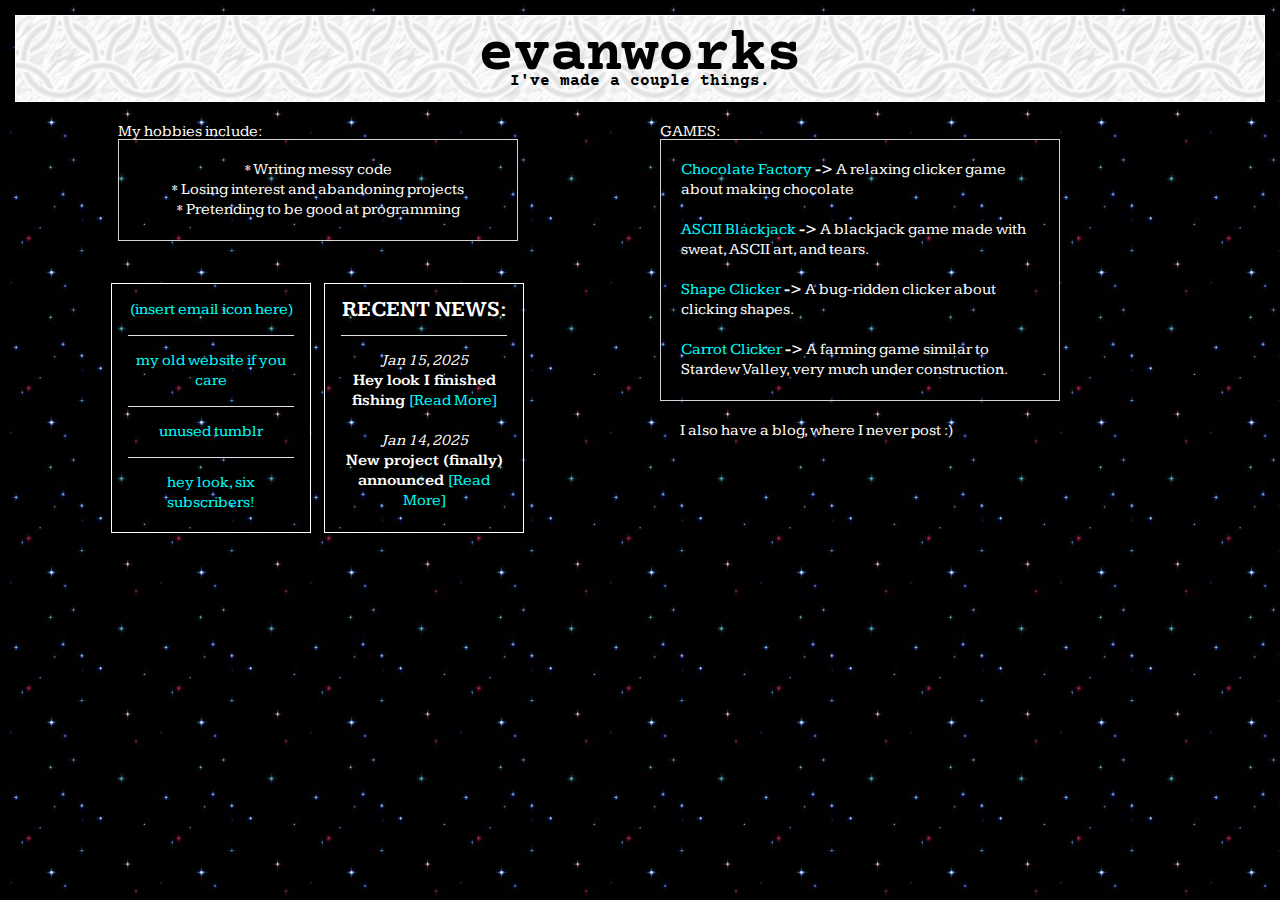
<file: geocities.html>
<html>
<head>
  <title>evanworks</title>
  <link rel="icon" type="image/x-icon" href="/img/.png">
  <link rel="stylesheet" href="res/normalize.css">
  <meta name="description" content="I've made a couple things.">
<style>
  @import url('https://fonts.googleapis.com/css2?family=Kameron:wght@400..700&display=swap');

  @import url('https://fonts.googleapis.com/css2?family=Sono:wght@200..800&display=swap');
  @import url('https://fonts.googleapis.com/css2?family=Courier+Prime:ital,wght@0,400;0,700;1,400;1,700&display=swap');

body {
  font-family: Kameron;
  background: url(img/bg.png);
  background-size: 150px;
  color: white;
  line-height: 20px;
  overflow-y:hidden;
  overflow-x:hidden;
  font-size: 16px;
}
* {
  box-sizing: border-box;
}
a {
  color:aqua;
}
h1 {
  font-size: 60px;
  margin-bottom: 15px;
  margin-top: 30px;
}
img {
  position:fixed;
}
#left {
  float: left;
  margin-left: 5%;
  /*border: 1px solid red;*/
  width: 44.6%;
  height: 85%;
}
#right {
  float: right;
  margin-right: 5%;
  /*border: 1px solid blue;*/
  width: 45%;
  height: 85%;
}
#linksandotherlinks {
  margin: 1rem;
  padding: 2rem 2rem;
  text-align: center;
  width: 475px;
  margin-left: 40px;
  margin-top: -10px;
}
#links {
  display: inline-block;
  border: 1px solid white;
  padding: 1rem 1rem;
  vertical-align: middle;
  width: 200px;
  margin-left: -75px;
  height: 250px;
  
}
#otherlinks {
  display: inline-block;
  border: 1px solid white;
  padding: 1rem 1rem;
  vertical-align: middle;
  width: 200px;
  margin-left: 10px;
  height: 250px;
  overflow: scroll;
}

@media only screen and (max-width: 1000px) {
  #left {
    float: none;
  }
  #right {
    float: none;
    margin-top: -300px;
    margin-left: 50px;
  }
}
#banner {
  font-family: 'Courier Prime', sans-serif;
  background: url(img/bg-title.png); 
  background-size: 85px; 
  border: 1px solid white; 
  color: black;
  /*animation: slide 1s linear infinite;*/
}

@keyframes slide{
  0% {
    background: linear-gradient(red, orange, yellow, green, blue, purple);
  }
  100% {
    background: linear-gradient(purple, blue, green, yellow, orange, red);
  }
}
#canvas {
  position: relative;
  z-index: -1000;
  top: -1000px;
  height: 200%;
  opacity: 20%;
}
.weirdbox {
  border: 1px solid lightgrey; width: 400px; padding: 20px; margin-left: 40px;
}
</style>
</head>
<body>

<center>
  <div id="banner">
  <h1>evanworks</h1>
<div style="margin-top: -10px; margin-bottom: 10px;"><b>I've made a couple things.</b></div>
</div>
</center>
<div id="left">
<div style="margin-top: 20px; margin-bottom: -3px; margin-left: 40px;">My hobbies include:</div>
<div style="text-align: center;">
<div class="weirdbox">
<div>* Writing messy code</div>
<div>* Losing interest and abandoning projects</div>
<div>* Pretending to be good at programming</div>
</div><br/>
</div>
<div id="linksandotherlinks">
<div id="links">
<a href="mailto:evanwarnerlee@gmail.com">(insert email icon here)</a><hr/>
<a href="classic">my old website if you care</a><br/><hr/>
<a href="https://evanworks.tumblr.com" target="_blank">unused tumblr</a><hr/>
<a href="https://youtube.com/@evan-works" target="_blank">hey look, six subscribers!</a>
</div>
<div id="otherlinks">
<b style="font-size: 22px;">RECENT NEWS:</b><br/><hr/>
<div>
  <i>Jan 15, 2025</i><br/><b>Hey look I finished fishing </b><a href="blog.html#hey-look-i-finished-fishing">[Read More]</a>
</div>
<br/>
<div>
  <i>Jan 14, 2025</i><br/><b>New project (finally) announced </b><a href="blog.html#new-project-finally-announced">[Read More]</a>
</div>
</div>
</div>

</div>
<div id="right">
<div style="margin-top: 20px; margin-bottom: -3px; margin-left: 20px;">GAMES:</div>
<div class="weirdbox" style="margin-left: 20px;">
<div><a href="https://evanworks.github.io/chocolate-factory/chocolate">Chocolate Factory</a> <b>-></b> A relaxing clicker game about making chocolate</div><br/>
<div><a href="https://evanworks.github.io/ascii-blackjack/blackjack">ASCII Blackjack</a> <b>-></b> A blackjack game made with sweat, ASCII art, and tears.</div><br/>
<div><a href="https://evanworks.github.io/shape-clicker/shape">Shape Clicker</a> <b>-></b> A bug-ridden clicker about clicking shapes.</div><br/>
<div><a href="https://evanworks.github.io/carrot-clicker/carrot">Carrot Clicker</a> <b>-></b> A farming game similar to Stardew Valley, very much under construction.</div>
</div>
<div style="margin-left: 40px; margin-top: 20px; width: 440px;" >
  I also have a blog, where I never post :)
</div>
</div>

</body>
<script>
/*  (function() {
  const canvas = document.getElementById('canvas');
  const gl = canvas.getContext('webgl2');

  if (!gl) {
    console.error("WebGL not supported");
    return;
  }

  function resizeCanvasToDisplaySize(canvas) {
    const displayWidth = window.innerWidth;
    const displayHeight = window.innerHeight;

    if (canvas.width !== displayWidth || canvas.height !== displayHeight) {
      canvas.width = displayWidth;
      canvas.height = displayHeight;
    }
  }

  const vertexShaderSource = `
    attribute vec2 aPosition;
    void main() {
      gl_Position = vec4(aPosition, 0.0, 1.0);
    }
  `;

  const fragmentShaderSource = `
    precision highp float;

    uniform float iTime;
    uniform vec2 iResolution;

    void main() {
      vec2 uv = (gl_FragCoord.xy * 2.5 - iResolution.xy) / iResolution.y;
      vec2 uv0 = uv;
      vec3 finalColor = vec3(0.0);

      for (float i = 0.0; i < 1.0; i++) {
        uv = uv * 3.33 - 3.33;

        float d = length(uv) * exp(-length(uv0));

        vec3 col = vec3(0.2, 0.3, 0.9) +
                   vec3(0.9, 0.9, 0.0) * cos(3.2 * (vec3(1.0) * (length(uv0) + i * 0.4 + iTime * 0.2) + vec3(0.263, 0.416, 0.557)));

        d = sin(d * 33.333 + iTime / 0.5) / 10.0;
        d = abs(d);

        d = pow(0.03 / d, 0.1);

        finalColor += col * d;
      }

      gl_FragColor = vec4(finalColor, 1.0);
    }
  `;

  function createShader(gl, type, source) {
    const shader = gl.createShader(type);
    gl.shaderSource(shader, source);
    gl.compileShader(shader);
    const success = gl.getShaderParameter(shader, gl.COMPILE_STATUS);
    if (success) {
      return shader;
    }

    console.error('Shader compile failed with: ' + gl.getShaderInfoLog(shader));
    gl.deleteShader(shader);
  }

  function createProgram(gl, vertexShader, fragmentShader) {
    const program = gl.createProgram();
    gl.attachShader(program, vertexShader);
    gl.attachShader(program, fragmentShader);
    gl.linkProgram(program);
    const success = gl.getProgramParameter(program, gl.LINK_STATUS);
    if (success) {
      return program;
    }

    console.error('Program failed to link: ' + gl.getProgramInfoLog(program));
    gl.deleteProgram(program);
  }

  // Compile shaders and create program
  const vertexShader = createShader(gl, gl.VERTEX_SHADER, vertexShaderSource);
  const fragmentShader = createShader(gl, gl.FRAGMENT_SHADER, fragmentShaderSource);
  const program = createProgram(gl, vertexShader, fragmentShader);

  // Look up attribute and uniform locations
  const positionAttributeLocation = gl.getAttribLocation(program, "aPosition");
  const iTimeUniformLocation = gl.getUniformLocation(program, "iTime");
  const iResolutionUniformLocation = gl.getUniformLocation(program, "iResolution");

  // Create a buffer for the positions
  const positionBuffer = gl.createBuffer();
  gl.bindBuffer(gl.ARRAY_BUFFER, positionBuffer);

  // Full-screen quad
  const positions = [
    -1.0, -1.0,
     1.0, -1.0,
    -1.0,  1.0,
    -1.0,  1.0,
     1.0, -1.0,
     1.0,  1.0,
  ];
  gl.bufferData(gl.ARRAY_BUFFER, new Float32Array(positions), gl.STATIC_DRAW);

  // Set up the vertex array
  const vao = gl.createVertexArray();
  gl.bindVertexArray(vao);
  gl.enableVertexAttribArray(positionAttributeLocation);
  gl.vertexAttribPointer(positionAttributeLocation, 2, gl.FLOAT, false, 0, 0);

  function render(time) {
    resizeCanvasToDisplaySize(gl.canvas);

    gl.viewport(0, 0, gl.canvas.width, gl.canvas.height);
    gl.clear(gl.COLOR_BUFFER_BIT);

    gl.useProgram(program);
    gl.bindVertexArray(vao);

    // Convert time from milliseconds to seconds
    let seconds = time * 0.001;

    // Set uniforms
    gl.uniform1f(iTimeUniformLocation, seconds);
    gl.uniform2f(iResolutionUniformLocation, gl.canvas.width, gl.canvas.height);

    // Draw
    gl.drawArrays(gl.TRIANGLES, 0, 6);

    // Loop the animation
    requestAnimationFrame(render);
  }

  // Start the animation loop
  requestAnimationFrame(render);

})();
*/
</script>
</html>
</file>
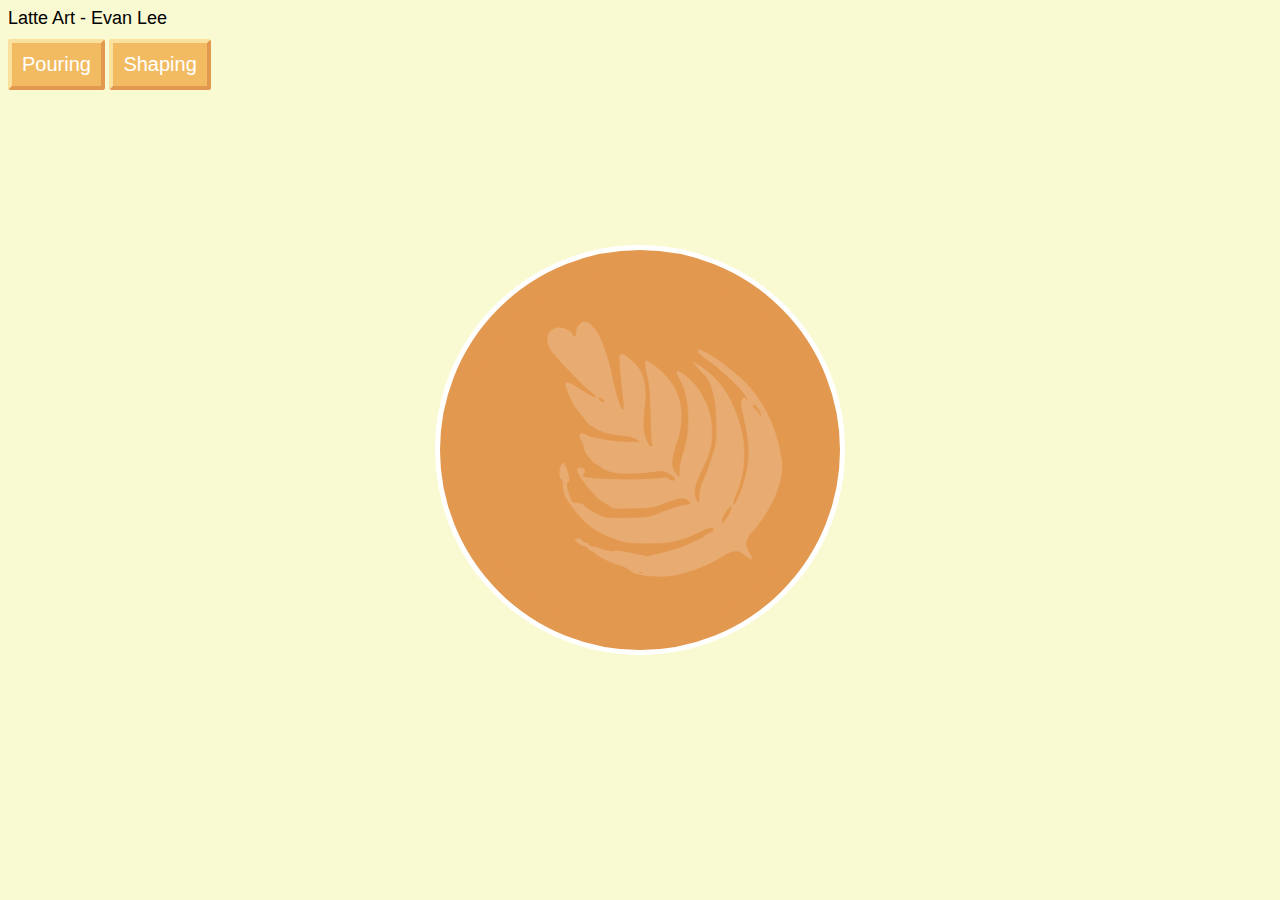
<file: latte.html>
<!DOCTYPE html>
<html>
  <head>
    <title>Latte Art</title>
    <style>
body {
  background: lightgoldenrodyellow;
  font-family: sans-serif;
}
canvas {
  border: 5px solid white;
  background-color: #E39850;
  width: 400px;
  height: 400px;
  border-radius: 1000px;


  position: fixed;
  top: 50%;
  left: 50%;
  transform: translate(-50%, -50%);
}
#about {
  font-size: 18px;
}
button {
  border-bottom: 4px solid #E39850;
  border-right: 4px solid #E39850;
  background: #f2bb62;
  color: white;
  border-top: 4px solid #fae19d;
  border-left: 4px solid #fae19d;
  border-radius: 3px;
  padding: 10px;
  font-size: 20px;
  cursor: pointer;
}
button:hover {
  opacity: 90%;
  transform: scale(1.05)
}
button:active {
  background: #a96c57;
  border-bottom: 4px solid #6b3e2a;
  border-right: 4px solid #6b3e2a;
  border-top: 4px solid #f29762;
  border-left: 4px solid #f29762;
  transform: scale(0.95);
}
#controls {
  margin-top: 10px;
}
img {
  position: fixed;
  top: 50%;
  left: 50%;
  transform: translate(-50%, -50%);
  z-index: 1000;
  user-select: none;
}
    </style>
  </head>
  <body>
    <div id="about">Latte Art - Evan Lee</div>
    <canvas id="canvas" width="400" height="400"></canvas>
    <div id="controls">
      <button class="button" id="pourBtn">Pouring</button>
      <button class="button" id="shapeBtn">Shaping</button>
    </div>
  </body>
  <script>
    const canvas = document.getElementById('canvas');
    const ctx = canvas.getContext('2d');
    let pouring = false;
    let shaping = false;
    let particles = [];
    let ripples = [];
    let streamSize = 10;
    let streamGrowthRate = 0.2;
    let mode = 'pouring';

    const friction = 0.98;

    ctx.fillStyle = '#E39850';
    ctx.beginPath();
    ctx.arc(200, 200, 180, 0, Math.PI * 2);
    ctx.fill();

    const leafOverlay = new Image();
    leafOverlay.src = 'leaf-trace.png';

    document.getElementById('pourBtn').addEventListener('click', () => mode = 'pouring');
    document.getElementById('shapeBtn').addEventListener('click', () => mode = 'shaping');

    canvas.addEventListener('mousedown', () => {
      if (mode === 'pouring') pouring = true;
      if (mode === 'shaping') shaping = true;
    });
    canvas.addEventListener('mouseup', () => {
      pouring = false;
      shaping = false;
      streamSize = 5;
    });
    canvas.addEventListener('mousemove', handleMouseMove);

    function handleMouseMove(e) {
      const x = e.offsetX;
      const y = e.offsetY;

      if (pouring) {
        pourMilk(x, y);
        streamSize += streamGrowthRate;
        createRipple(x, y);
      } else if (shaping) {
        shapeMilk(x, y);
      }
    }

    function pourMilk(x, y) {
      const numParticles = Math.floor(streamSize);
      for (let i = 0; i < numParticles; i++) {
        particles.push(createParticle(x, y));
      }
      drawParticles();
    }

    function createRipple(x, y) {
      ripples.push({
        x,
        y,
        radius: 5,
        maxRadius: 50,  
        alpha: 0.6 
      });
    }

    function createParticle(x, y) {
      const angle = Math.random() * Math.PI * 2;
      const speed = Math.random() * 0.5;

      return {
        x,
        y,
        radius: 6,
        velocityX: Math.cos(angle) * speed,
        velocityY: Math.sin(angle) * speed
      };
    }

    function shapeMilk(x, y) {
      particles.forEach(p => {
        const dx = p.x - x;
        const dy = p.y - y;
        const dist = Math.sqrt(dx * dx + dy * dy);

        if (dist < 15) {
          p.velocityX += (dx * 0.01);
          p.velocityY += (dy * 0.01);
        }
      });
      drawParticles();
    }
    function drawParticles() {
      ctx.clearRect(0, 0, canvas.width, canvas.height);
      ctx.fillStyle = '#E39850';
      ctx.beginPath();
      ctx.arc(200, 200, 180, 0, Math.PI * 2);
      ctx.fill();
      drawRipples();
      ctx.globalAlpha = 0.9;

      particles.forEach(p => {
        p.x += p.velocityX;
        p.y += p.velocityY;
        p.velocityX *= friction;   
        p.velocityY *= friction;
        ctx.beginPath();
        ctx.fillStyle = '#ffffff';
        ctx.arc(p.x, p.y, p.radius, 0, Math.PI * 2);
        ctx.fill();
      });

      particles = particles.filter(p => 
        p.x > 20 && p.x < canvas.width - 20 && p.y > 20 && p.y < canvas.height - 20
      );

      ctx.globalAlpha = 1.0;
      drawLeafOverlay();
    }

    function drawRipples() {
      ripples.forEach((ripple, index) => {
        ctx.beginPath();
        ctx.strokeStyle = `rgba(255, 255, 255, ${ripple.alpha})`;
        ctx.lineWidth = 2;
        ctx.arc(ripple.x, ripple.y, ripple.radius, 0, Math.PI * 2);
        ctx.stroke();

        ripple.radius += 1; 
        ripple.alpha -= 0.05; 

        if (ripple.radius > ripple.maxRadius || ripple.alpha <= 0) {
          ripples.splice(index, 1);
        }
      });
    }

    function drawLeafOverlay() {
      ctx.globalAlpha = 0.5;  // Semi-transparent overlay
      ctx.drawImage(leafOverlay, 10, 10, 400, 400);  // Adjust position and size as necessary
      ctx.globalAlpha = 1.0;
    }

    function animate() {
      drawParticles();
      requestAnimationFrame(animate);
    }
    
    animate();
  </script>
</html>
</file>
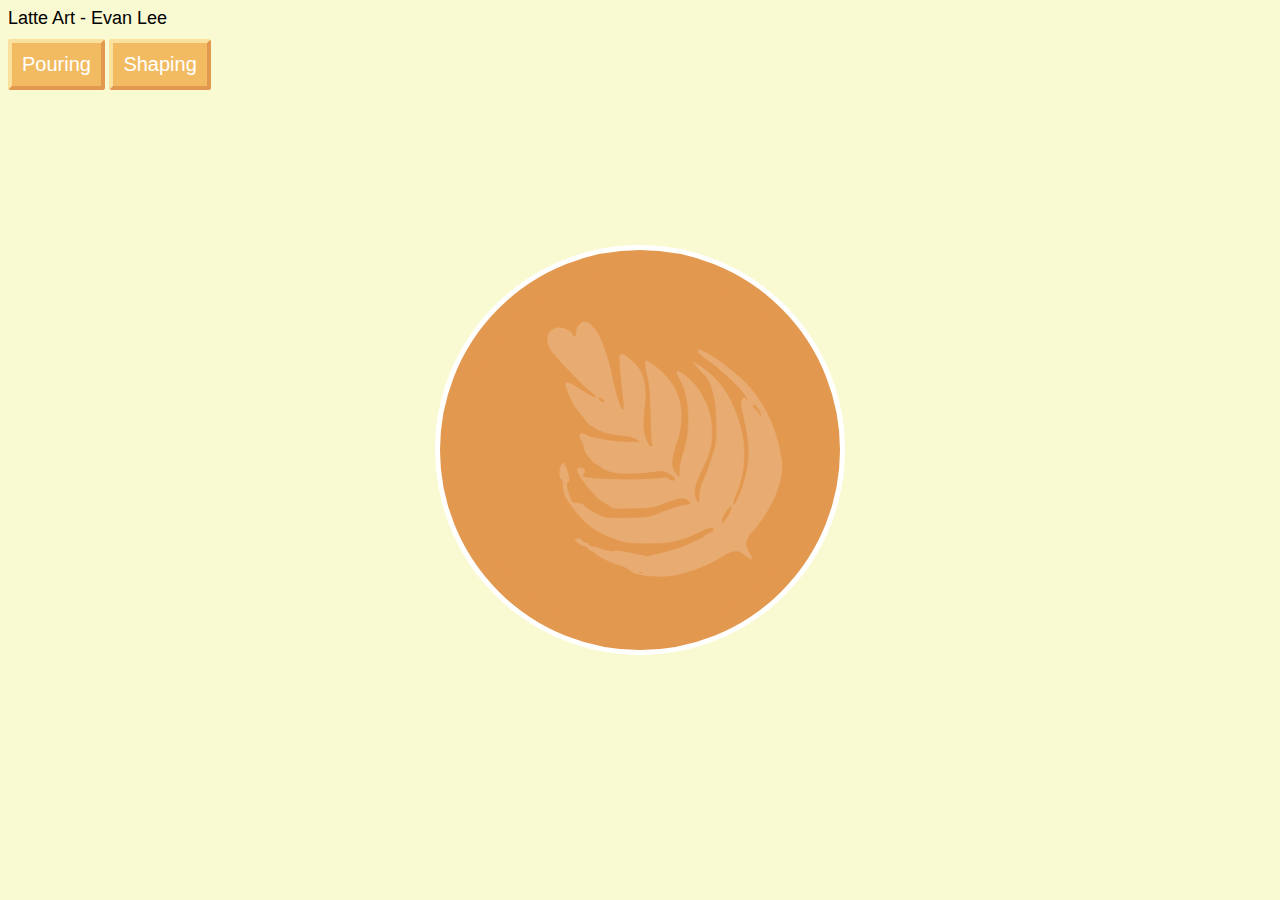
<file: iamahoarder/latte.html>
<!DOCTYPE html>
<html>
  <head>
    <title>Latte Art</title>
    <style>
body {
  background: lightgoldenrodyellow;
  font-family: sans-serif;
}
canvas {
  border: 5px solid white;
  background-color: #E39850;
  width: 400px;
  height: 400px;
  border-radius: 1000px;


  position: fixed;
  top: 50%;
  left: 50%;
  transform: translate(-50%, -50%);
}
#about {
  font-size: 18px;
}
button {
  border-bottom: 4px solid #E39850;
  border-right: 4px solid #E39850;
  background: #f2bb62;
  color: white;
  border-top: 4px solid #fae19d;
  border-left: 4px solid #fae19d;
  border-radius: 3px;
  padding: 10px;
  font-size: 20px;
  cursor: pointer;
}
button:hover {
  opacity: 90%;
  transform: scale(1.05)
}
button:active {
  background: #a96c57;
  border-bottom: 4px solid #6b3e2a;
  border-right: 4px solid #6b3e2a;
  border-top: 4px solid #f29762;
  border-left: 4px solid #f29762;
  transform: scale(0.95);
}
#controls {
  margin-top: 10px;
}
img {
  position: fixed;
  top: 50%;
  left: 50%;
  transform: translate(-50%, -50%);
  z-index: 1000;
  user-select: none;
}
    </style>
  </head>
  <body>
    <div id="about">Latte Art - Evan Lee</div>
    <canvas id="canvas" width="400" height="400"></canvas>
    <div id="controls">
      <button class="button" id="pourBtn">Pouring</button>
      <button class="button" id="shapeBtn">Shaping</button>
    </div>
  </body>
  <script>
    const canvas = document.getElementById('canvas');
    const ctx = canvas.getContext('2d');
    let pouring = false;
    let shaping = false;
    let particles = [];
    let ripples = [];
    let streamSize = 5;
    let streamGrowthRate = 0.1;
    let mode = 'pouring';

    const friction = 0.98;

    ctx.fillStyle = '#E39850';
    ctx.beginPath();
    ctx.arc(200, 200, 180, 0, Math.PI * 2);
    ctx.fill();

    const leafOverlay = new Image();
    leafOverlay.src = 'leaf-trace.png';

    document.getElementById('pourBtn').addEventListener('click', () => mode = 'pouring');
    document.getElementById('shapeBtn').addEventListener('click', () => mode = 'shaping');

    canvas.addEventListener('mousedown', () => {
      if (mode === 'pouring') pouring = true;
      if (mode === 'shaping') shaping = true;
    });
    canvas.addEventListener('mouseup', () => {
      pouring = false;
      shaping = false;
      streamSize = 5;
    });
    canvas.addEventListener('mousemove', handleMouseMove);

    function handleMouseMove(e) {
      const x = e.offsetX;
      const y = e.offsetY;

      if (pouring) {
        pourMilk(x, y);
        streamSize += streamGrowthRate;
        createRipple(x, y);
      } else if (shaping) {
        shapeMilk(x, y);
      }
    }

    function pourMilk(x, y) {
      const numParticles = Math.floor(streamSize);
      for (let i = 0; i < numParticles; i++) {
        particles.push(createParticle(x, y));
      }
      drawParticles();
    }

    function createRipple(x, y) {
      ripples.push({
        x,
        y,
        radius: 5,
        maxRadius: 50,  
        alpha: 0.6 
      });
    }

    function createParticle(x, y) {
      const angle = Math.random() * Math.PI * 2;
      const speed = Math.random() * 0.5;

      return {
        x,
        y,
        radius: 6,
        velocityX: Math.cos(angle) * speed,
        velocityY: Math.sin(angle) * speed
      };
    }

    function shapeMilk(x, y) {
      particles.forEach(p => {
        const dx = p.x - x;
        const dy = p.y - y;
        const dist = Math.sqrt(dx * dx + dy * dy);

        if (dist < 15) {
          p.velocityX += (dx * 0.01);
          p.velocityY += (dy * 0.01);
        }
      });
      drawParticles();
    }
    function drawParticles() {
      ctx.clearRect(0, 0, canvas.width, canvas.height);
      ctx.fillStyle = '#E39850';
      ctx.beginPath();
      ctx.arc(200, 200, 180, 0, Math.PI * 2);
      ctx.fill();
      drawRipples();
      ctx.globalAlpha = 0.9;

      particles.forEach(p => {
        p.x += p.velocityX;
        p.y += p.velocityY;
        p.velocityX *= friction;   
        p.velocityY *= friction;
        ctx.beginPath();
        ctx.fillStyle = '#ffffff';
        ctx.arc(p.x, p.y, p.radius, 0, Math.PI * 2);
        ctx.fill();
      });

      particles = particles.filter(p => 
        p.x > 20 && p.x < canvas.width - 20 && p.y > 20 && p.y < canvas.height - 20
      );

      ctx.globalAlpha = 1.0;
      drawLeafOverlay();
    }

    function drawRipples() {
      ripples.forEach((ripple, index) => {
        ctx.beginPath();
        ctx.strokeStyle = `rgba(255, 255, 255, ${ripple.alpha})`;
        ctx.lineWidth = 2;
        ctx.arc(ripple.x, ripple.y, ripple.radius, 0, Math.PI * 2);
        ctx.stroke();

        ripple.radius += 1; 
        ripple.alpha -= 0.05; 

        if (ripple.radius > ripple.maxRadius || ripple.alpha <= 0) {
          ripples.splice(index, 1);
        }
      });
    }

    function drawLeafOverlay() {
      ctx.globalAlpha = 0.5;  // Semi-transparent overlay
      ctx.drawImage(leafOverlay, 10, 10, 400, 400);  // Adjust position and size as necessary
      ctx.globalAlpha = 1.0;
    }

    function animate() {
      drawParticles();
      requestAnimationFrame(animate);
    }
    
    animate();
  </script>
</html>
</file>
<file: styles.css>
@import url('https://fonts.googleapis.com/css2?family=Sono:wght@200..800&display=swap');
@import url('https://fonts.googleapis.com/css2?family=Courier+Prime:ital,wght@0,400;0,700;1,400;1,700&display=swap');
body {
  background: black;
  color: white;
  font-family: Courier Prime;
  font-size: 16px;
}
#left {
  display: inline-block;
  border: 5px solid white;
  width: 45vw;
  margin-left: 5vw;
  height: 50vw;
  margin-top: 2vw; 
}
#right {
  float: right;
  position: relative;
  width: 35vw;
  margin-right: 10vw;
  margin-top: 3vw;
  height: 50vw;
}
.title {
  font-weight: 700;
  font-size: 18px;
}
#prev-next {
  position: absolute;
  top: 48vw;
}
#prev {
  float: left;
}
#next {
  width: 100px;
  position: absolute;
  left: 29vw;
}
#prev-next {
  cursor: pointer;
}
#prev:hover, #next:hover {
  color: lightgrey;
}
#prev:active, #next:active {
  color: grey;
}
img {
  border: 5px solid white;
}
a {
  color: whitesmoke;
}
a:hover {
  color: lightgrey;
}
.game-link {
  background:white;
  color: black;
  text-decoration: none;
  padding: 3px;
  border-radius: 5px;
}
ol {
  margin-bottom: 3px;
}
.big {
  background:orange;
  color: black;
  text-decoration: none;
  padding: 3px;
  padding-bottom: 2px;
  border-radius: 5px;
}
</file>
